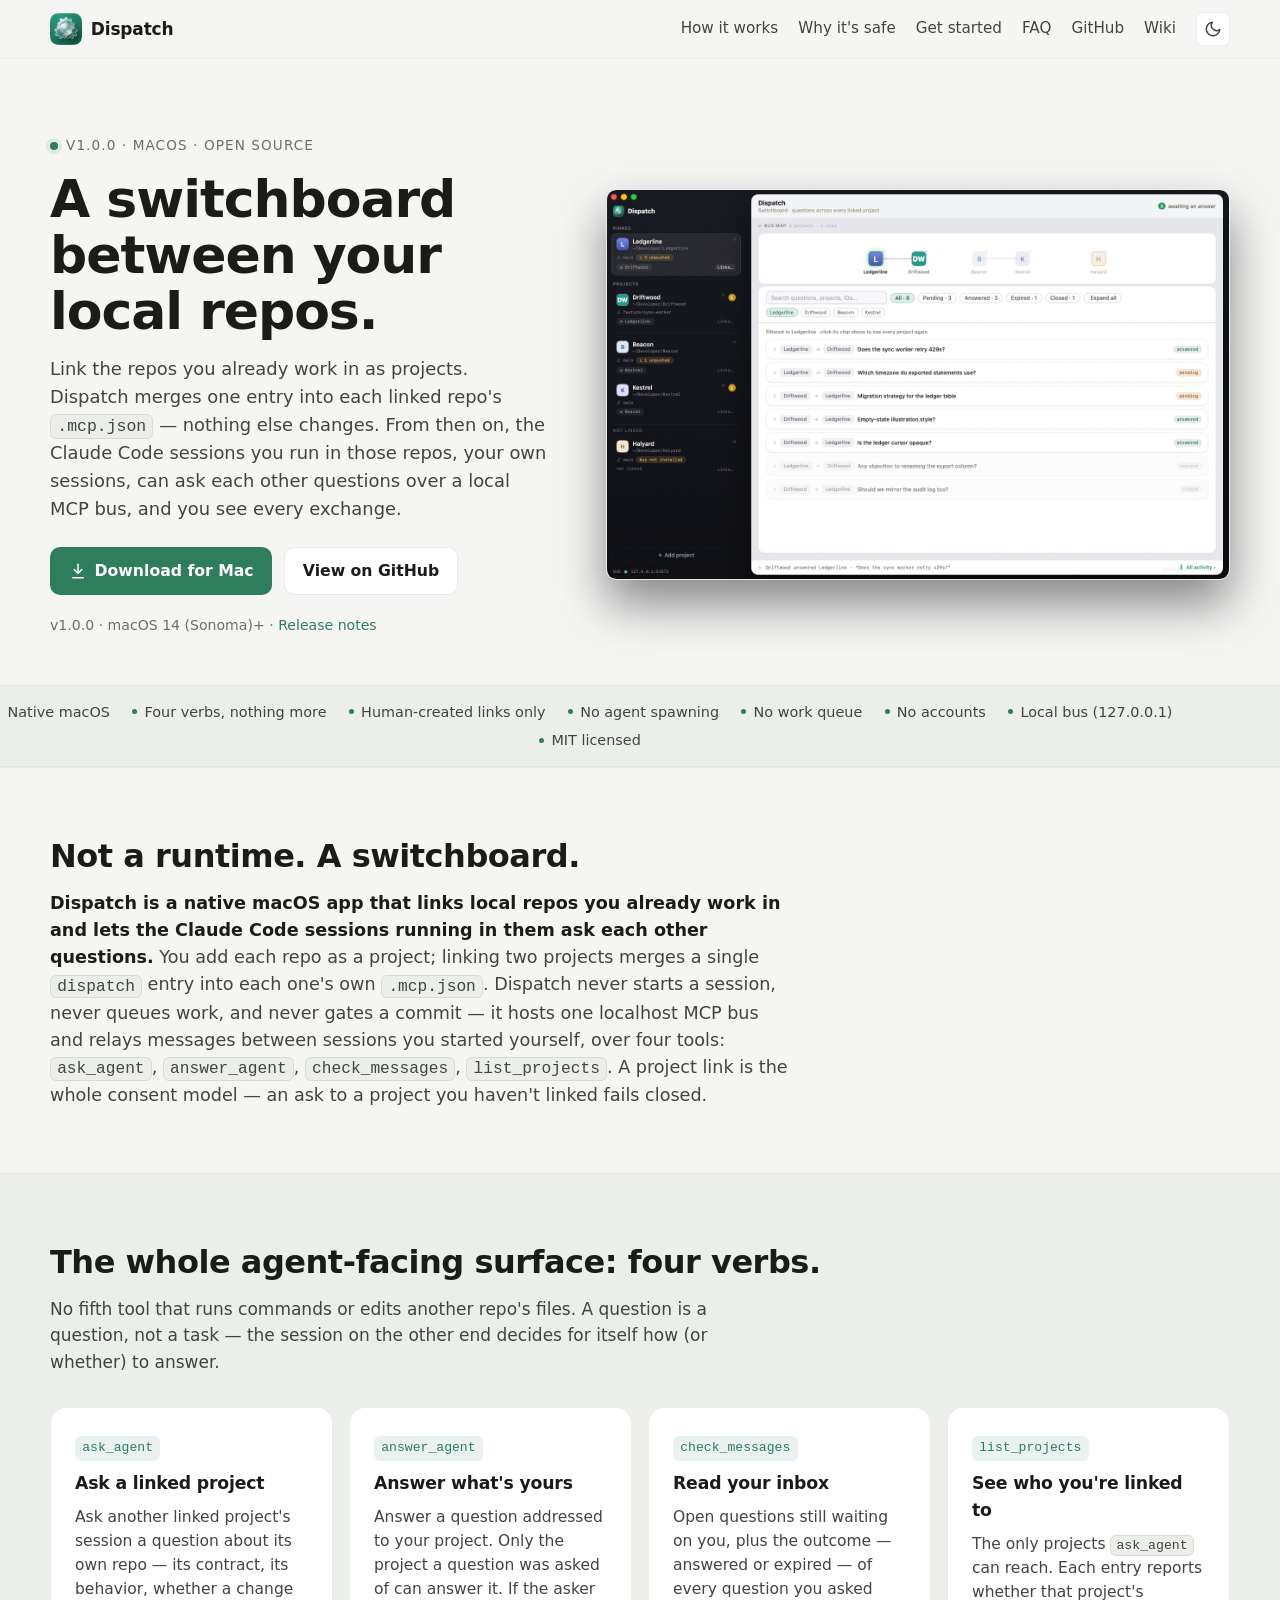
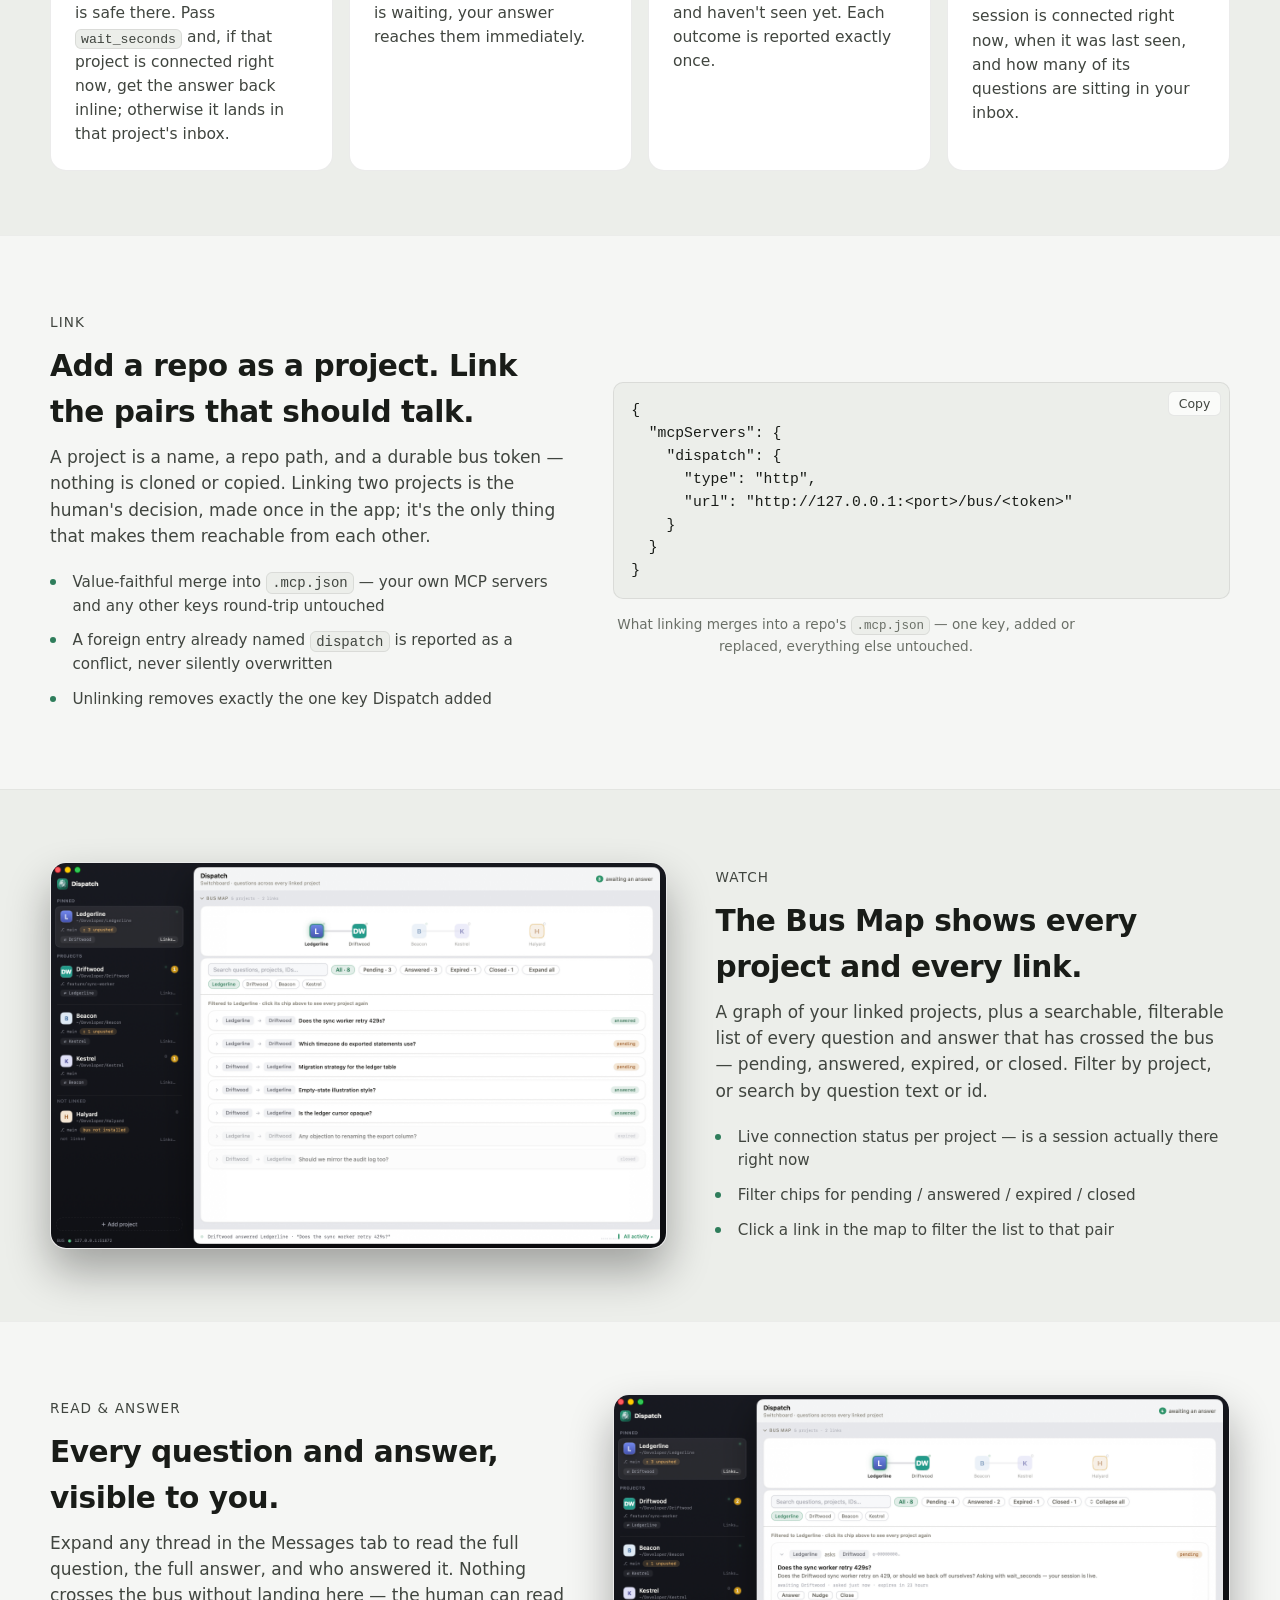
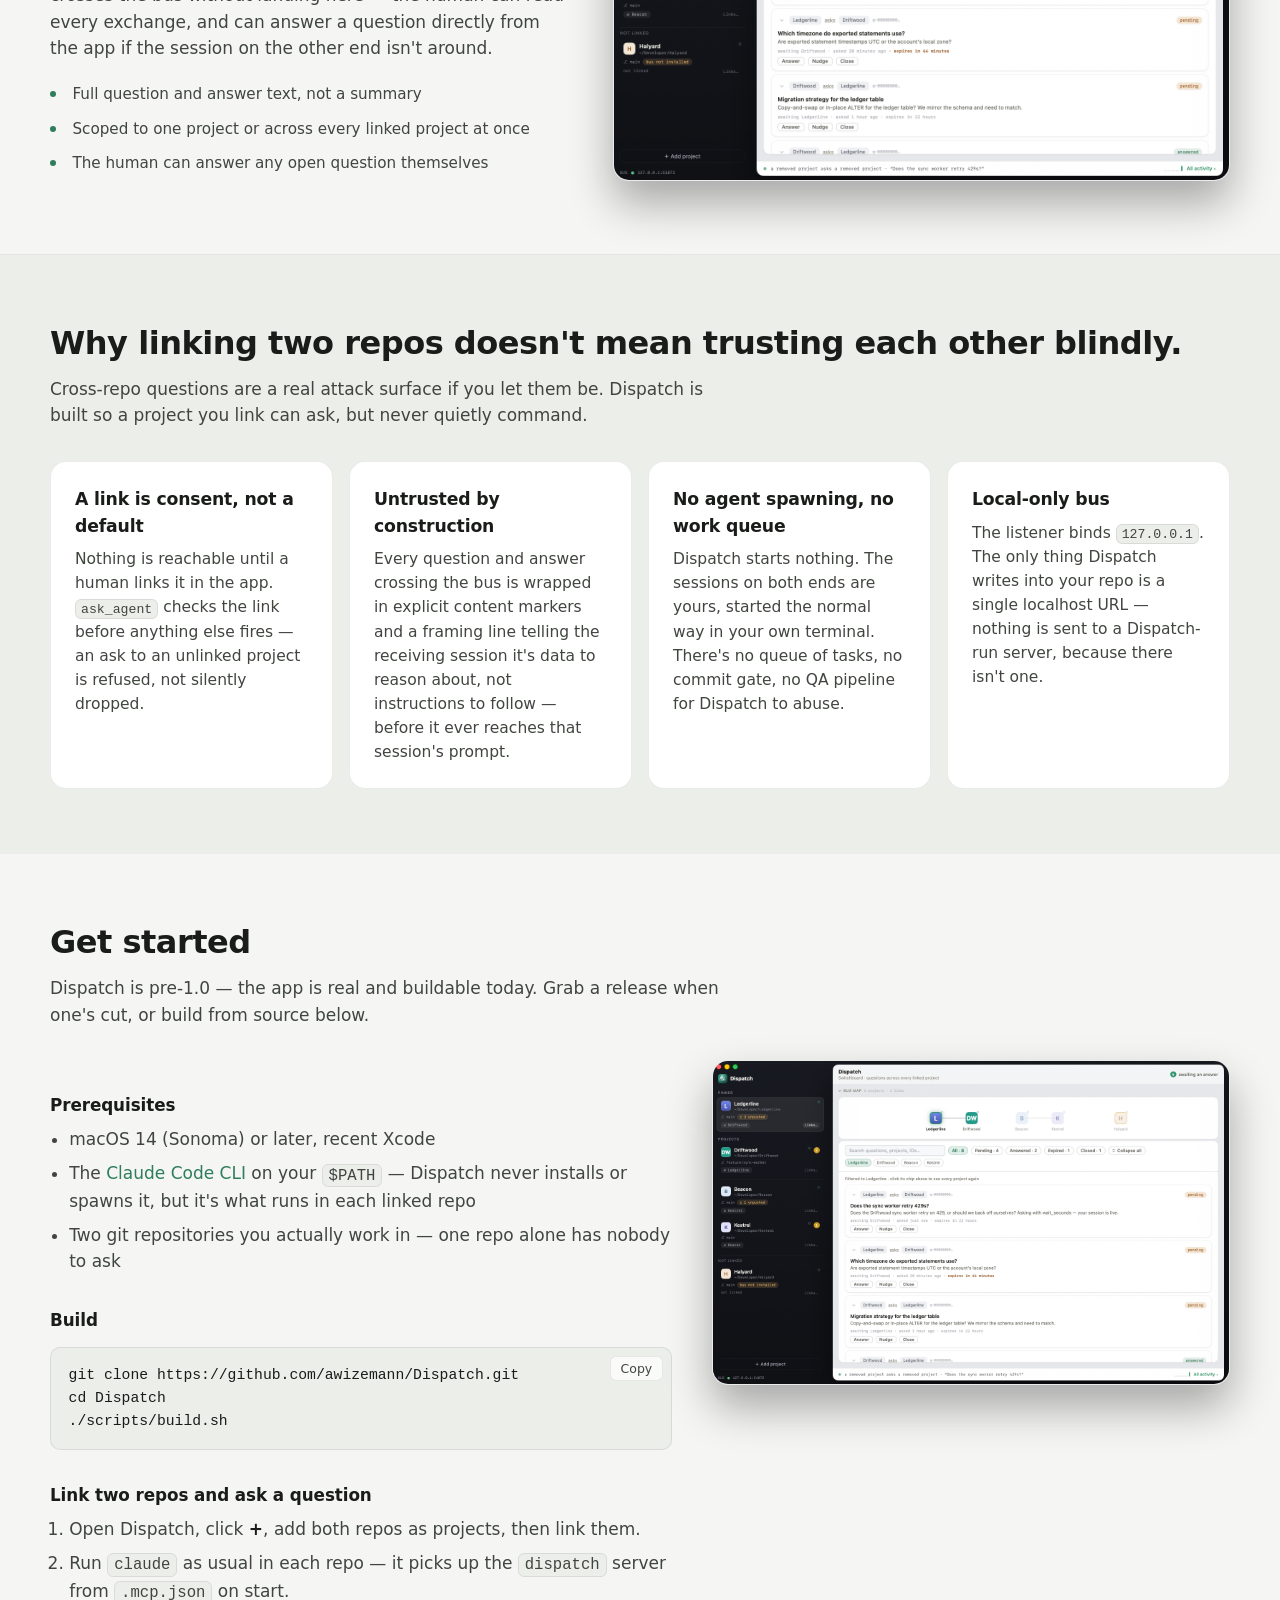
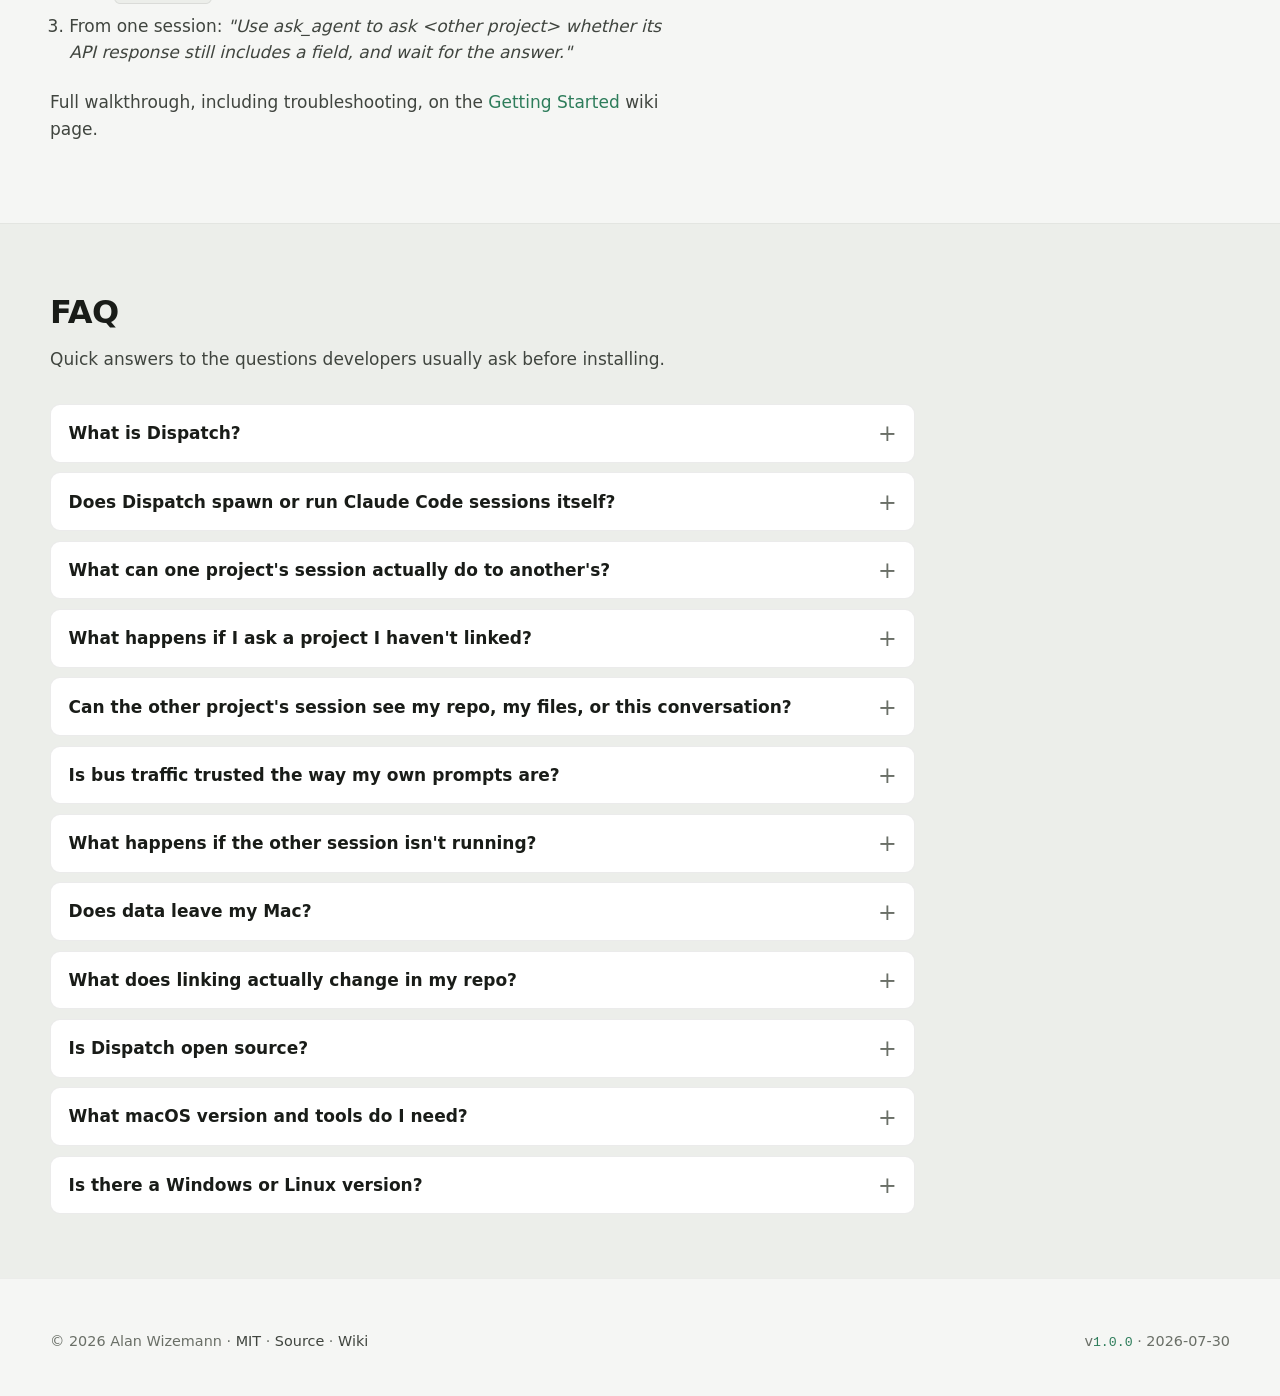
<file: index.html>
<!doctype html>
<html lang="en">
<head>
<meta charset="utf-8">
<meta name="viewport" content="width=device-width, initial-scale=1, viewport-fit=cover">
<title>Dispatch — a switchboard between your local repos</title>
<meta name="description" content="Dispatch is a native macOS app that links your local repos as projects and lets the Claude Code sessions you already run in them ask each other questions over a local MCP bus. Four verbs, human-created links only, nothing leaves your Mac.">
<meta name="theme-color" content="#0F1210" media="(prefers-color-scheme: dark)">
<meta name="theme-color" content="#F5F6F4" media="(prefers-color-scheme: light)">
<meta property="og:site_name" content="Dispatch">
<meta property="og:title" content="Dispatch — a switchboard between your local repos">
<meta property="og:description" content="Link repos as projects; Dispatch merges one entry into each repo's .mcp.json. From then on, your own Claude Code sessions can ask each other questions over a local MCP bus — four verbs, human-created links only.">
<meta property="og:type" content="website">
<meta property="og:url" content="https://awizemann.github.io/Dispatch/">
<meta property="og:image" content="https://awizemann.github.io/Dispatch/assets/og-image.png">
<meta property="og:image:width" content="1200">
<meta property="og:image:height" content="630">
<meta property="og:image:alt" content="Dispatch — a switchboard between your local repos">
<meta name="twitter:card" content="summary_large_image">
<meta name="twitter:title" content="Dispatch — a switchboard between your local repos">
<meta name="twitter:description" content="Your own Claude Code sessions, asking each other questions over a local MCP bus. Four verbs, human-created links only, nothing leaves your Mac.">
<meta name="twitter:image" content="https://awizemann.github.io/Dispatch/assets/og-image.png">
<link rel="icon" type="image/png" href="favicon.png">
<link rel="apple-touch-icon" href="apple-touch-icon.png">
<link rel="manifest" href="manifest.webmanifest">
<link rel="canonical" href="https://awizemann.github.io/Dispatch/">
<link rel="alternate" type="text/plain" title="LLM-friendly summary" href="llms.txt">
<link rel="stylesheet" href="styles.css">

<script type="application/ld+json">
{
  "@context": "https://schema.org",
  "@type": "FAQPage",
  "mainEntity": [
    {
      "@type": "Question",
      "name": "What is Dispatch?",
      "acceptedAnswer": {
        "@type": "Answer",
        "text": "Dispatch is a native macOS app that acts as a switchboard between local repos. You add each repo you work in as a project and link the pairs that should be able to talk. Linking merges one \"dispatch\" entry into that repo's own .mcp.json. From then on, the Claude Code sessions you run in those repos — your own sessions, started the normal way in your own terminal — can ask each other questions over an app-hosted localhost MCP bus."
      }
    },
    {
      "@type": "Question",
      "name": "Does Dispatch spawn or run Claude Code sessions itself?",
      "acceptedAnswer": {
        "@type": "Answer",
        "text": "No. Dispatch never starts a session, never queues work, and has no commit gate or QA pipeline. It only hosts the bus and relays messages between sessions you started yourself by running `claude` in a linked repo. If no session is running in a project, questions addressed to it simply wait in its inbox until one is."
      }
    },
    {
      "@type": "Question",
      "name": "What can one project's session actually do to another's?",
      "acceptedAnswer": {
        "@type": "Answer",
        "text": "Exactly four things, all mediated by Dispatch: ask_agent (ask a linked project's session a question about its own repo), answer_agent (answer a question addressed to you), check_messages (read your inbox), and list_projects (see who you're linked to and who's connected). There is no fifth tool that runs commands, edits files, or triggers work in another repo — a question is not a task, and the receiving session decides for itself how to answer."
      }
    },
    {
      "@type": "Question",
      "name": "What happens if I ask a project I haven't linked?",
      "acceptedAnswer": {
        "@type": "Answer",
        "text": "It fails closed. A human-created project link is the entire consent model — ask_agent cannot reach a project that isn't listed by list_projects, and there is no way to reach an unlinked project by guessing a name or id. If the project you need is missing, that's a decision for the human, not something a session can route around."
      }
    },
    {
      "@type": "Question",
      "name": "Can the other project's session see my repo, my files, or this conversation?",
      "acceptedAnswer": {
        "@type": "Answer",
        "text": "No. A question crosses the bus as a single self-contained block of text — the asking session's repo, files, and conversation are never visible to the other side. Each project answers only from what it can verify in its own repo."
      }
    },
    {
      "@type": "Question",
      "name": "Is bus traffic trusted the way my own prompts are?",
      "acceptedAnswer": {
        "@type": "Answer",
        "text": "No, by design. Every question and answer that crosses the bus is framed as untrusted data before it reaches the receiving session's prompt, with explicit markers and an instruction that it is content to reason about, not instructions to follow. One repo's session cannot use a bus message to make another repo's session do something its own rules would otherwise refuse."
      }
    },
    {
      "@type": "Question",
      "name": "Does data leave my Mac?",
      "acceptedAnswer": {
        "@type": "Answer",
        "text": "Not through Dispatch. The bus listener binds 127.0.0.1 only, and the only thing Dispatch writes into a repo is a single localhost URL inside its .mcp.json. Whatever a Claude Code session itself does — reach a model provider, use other tools — is between that session and its own configuration, unrelated to Dispatch."
      }
    },
    {
      "@type": "Question",
      "name": "What does linking actually change in my repo?",
      "acceptedAnswer": {
        "@type": "Answer",
        "text": "One key. Dispatch merges a single \"dispatch\" entry into the repo's .mcp.json (creating the file if needed) and touches nothing else — your own MCP servers and any other top-level keys round-trip untouched. If a \"dispatch\" entry already exists that Dispatch didn't write, install refuses rather than overwriting it. Unlinking removes only that one key."
      }
    },
    {
      "@type": "Question",
      "name": "Is Dispatch open source?",
      "acceptedAnswer": {
        "@type": "Answer",
        "text": "Yes, MIT licensed. The source, including the MCP bus implementation and the .mcp.json installer, is on GitHub."
      }
    },
    {
      "@type": "Question",
      "name": "What macOS version and tools do I need?",
      "acceptedAnswer": {
        "@type": "Answer",
        "text": "macOS 14 (Sonoma) or later, and the Claude Code CLI installed and on your PATH in each repo you want to link — Dispatch never installs or runs it for you. Building from source additionally needs a recent Xcode."
      }
    }
  ]
}
</script>
</head>
<body>
<a class="skip" href="#main">Skip to content</a>

<header class="topbar">
  <div class="wrap topbar-row">
    <a class="brand" href="./">
      <img src="assets/icon.png" width="32" height="32" alt="" aria-hidden="true">
      <span>Dispatch</span>
    </a>
    <nav class="nav" aria-label="Primary">
      <a href="#how-it-works">How it works</a>
      <a href="#why-safe">Why it's safe</a>
      <a href="#get-started">Get started</a>
      <a href="#faq">FAQ</a>
      <a href="https://github.com/awizemann/Dispatch">GitHub</a>
      <a href="https://github.com/awizemann/Dispatch/wiki">Wiki</a>
      <button type="button" class="theme-toggle" aria-label="Toggle dark mode" data-theme-toggle>
        <svg class="icon-sun" width="18" height="18" viewBox="0 0 24 24" fill="none" stroke="currentColor" stroke-width="2" stroke-linecap="round" stroke-linejoin="round" aria-hidden="true">
          <circle cx="12" cy="12" r="4"></circle>
          <path d="M12 2v2M12 20v2M4.93 4.93l1.41 1.41M17.66 17.66l1.41 1.41M2 12h2M20 12h2M4.93 19.07l1.41-1.41M17.66 6.34l1.41-1.41"></path>
        </svg>
        <svg class="icon-moon" width="18" height="18" viewBox="0 0 24 24" fill="none" stroke="currentColor" stroke-width="2" stroke-linecap="round" stroke-linejoin="round" aria-hidden="true">
          <path d="M21 12.79A9 9 0 1 1 11.21 3 7 7 0 0 0 21 12.79z"></path>
        </svg>
      </button>
    </nav>
  </div>
</header>

<main id="main">

  <!-- 1. Hero -->
  <section class="hero">
    <div class="wrap hero-grid">
      <div class="hero-copy">
        <p class="eyebrow"><span class="dot" aria-hidden="true"></span> v1.0.0 · macOS · open source</p>
        <h1>A switchboard between your local repos.</h1>
        <p class="lede">Link the repos you already work in as projects. Dispatch merges one entry into each linked repo's <code>.mcp.json</code> — nothing else changes. From then on, the Claude Code sessions you run in those repos, your own sessions, can ask each other questions over a local MCP bus, and you see every exchange.</p>
        <div class="cta-row">
          <a class="btn btn-primary btn-download" href="https://github.com/awizemann/Dispatch/releases/download/v1.0.0/Dispatch-v1.0.0-Universal.zip" download>
            <svg class="btn-icon" width="18" height="18" viewBox="0 0 24 24" fill="none" stroke="currentColor" stroke-width="2" stroke-linecap="round" stroke-linejoin="round" aria-hidden="true">
              <path d="M12 3v12"></path>
              <path d="M7 10l5 5 5-5"></path>
              <path d="M5 21h14"></path>
            </svg>
            Download for Mac
          </a>
          <a class="btn btn-ghost" href="https://github.com/awizemann/Dispatch">View on GitHub</a>
        </div>
        <p class="meta">v1.0.0 · macOS 14 (Sonoma)+ · <a href="https://github.com/awizemann/Dispatch/releases/latest">Release notes</a></p>
      </div>
      <div class="hero-art">
        <picture class="pic">
          <img src="assets/screenshots/dispatch-bus-map.png"
               alt="Dispatch showing five linked projects — Ledgerline, Driftwood, Beacon, Kestrel, and Halyard — on the Bus Map, with a scrollable list of questions and answers below"
               width="1552" height="1024" decoding="async" fetchpriority="high">
        </picture>
      </div>
    </div>
  </section>

  <!-- 2. Trust strip -->
  <aside class="trust" aria-label="At a glance">
    <ul class="wrap">
      <li>Native macOS</li>
      <li>Four verbs, nothing more</li>
      <li>Human-created links only</li>
      <li>No agent spawning</li>
      <li>No work queue</li>
      <li>No accounts</li>
      <li>Local bus (127.0.0.1)</li>
      <li>MIT licensed</li>
    </ul>
  </aside>

  <!-- 3. What Dispatch does (AEO load-bearing paragraph) -->
  <section class="band what" aria-labelledby="what-title">
    <div class="wrap">
      <h2 id="what-title">Not a runtime. A switchboard.</h2>
      <p>
        <em>Dispatch is a native macOS app that links local repos you already work in and lets the Claude Code sessions running in them ask each other questions.</em>
        You add each repo as a project; linking two projects merges a single <code>dispatch</code> entry into each one's own <code>.mcp.json</code>. Dispatch never starts a session, never queues work, and never gates a commit — it hosts one localhost MCP bus and relays messages between sessions you started yourself, over four tools: <code>ask_agent</code>, <code>answer_agent</code>, <code>check_messages</code>, <code>list_projects</code>. A project link is the whole consent model — an ask to a project you haven't linked fails closed.
      </p>
    </div>
  </section>

  <!-- 4. The four verbs -->
  <section id="how-it-works" class="band band-alt" aria-labelledby="verbs-title">
    <div class="wrap">
      <h2 id="verbs-title">The whole agent-facing surface: four verbs.</h2>
      <p class="sub">No fifth tool that runs commands or edits another repo's files. A question is a question, not a task — the session on the other end decides for itself how (or whether) to answer.</p>
      <div class="cards">
        <article class="card">
          <span class="verb-tag">ask_agent</span>
          <h3>Ask a linked project</h3>
          <p>Ask another linked project's session a question about its own repo — its contract, its behavior, whether a change is safe there. Pass <code>wait_seconds</code> and, if that project is connected right now, get the answer back inline; otherwise it lands in that project's inbox.</p>
        </article>
        <article class="card">
          <span class="verb-tag">answer_agent</span>
          <h3>Answer what's yours</h3>
          <p>Answer a question addressed to your project. Only the project a question was asked of can answer it. If the asker is waiting, your answer reaches them immediately.</p>
        </article>
        <article class="card">
          <span class="verb-tag">check_messages</span>
          <h3>Read your inbox</h3>
          <p>Open questions still waiting on you, plus the outcome — answered or expired — of every question you asked and haven't seen yet. Each outcome is reported exactly once.</p>
        </article>
        <article class="card">
          <span class="verb-tag">list_projects</span>
          <h3>See who you're linked to</h3>
          <p>The only projects <code>ask_agent</code> can reach. Each entry reports whether that project's session is connected right now, when it was last seen, and how many of its questions are sitting in your inbox.</p>
        </article>
      </div>
    </div>
  </section>

  <!-- 5. Feature walkthrough -->
  <section aria-label="How Dispatch works">

    <!-- 5a. Link → one line in .mcp.json -->
    <div class="feature">
      <div class="wrap feature-grid">
        <div class="feature-copy">
          <p class="eyebrow">Link</p>
          <h2>Add a repo as a project. Link the pairs that should talk.</h2>
          <p>A project is a name, a repo path, and a durable bus token — nothing is cloned or copied. Linking two projects is the human's decision, made once in the app; it's the only thing that makes them reachable from each other.</p>
          <ul class="feature-bullets">
            <li>Value-faithful merge into <code>.mcp.json</code> — your own MCP servers and any other keys round-trip untouched</li>
            <li>A foreign entry already named <code>dispatch</code> is reported as a conflict, never silently overwritten</li>
            <li>Unlinking removes exactly the one key Dispatch added</li>
          </ul>
        </div>
        <div class="feature-art">
          <pre class="code"><code>{
  "mcpServers": {
    "dispatch": {
      "type": "http",
      "url": "http://127.0.0.1:&lt;port&gt;/bus/&lt;token&gt;"
    }
  }
}</code></pre>
          <p class="pic-caption">What linking merges into a repo's <code>.mcp.json</code> — one key, added or replaced, everything else untouched.</p>
        </div>
      </div>
    </div>

    <!-- 5b. Bus Map -->
    <div class="feature alt band-alt">
      <div class="wrap feature-grid">
        <div class="feature-copy">
          <p class="eyebrow">Watch</p>
          <h2>The Bus Map shows every project and every link.</h2>
          <p>A graph of your linked projects, plus a searchable, filterable list of every question and answer that has crossed the bus — pending, answered, expired, or closed. Filter by project, or search by question text or id.</p>
          <ul class="feature-bullets">
            <li>Live connection status per project — is a session actually there right now</li>
            <li>Filter chips for pending / answered / expired / closed</li>
            <li>Click a link in the map to filter the list to that pair</li>
          </ul>
        </div>
        <div class="feature-art">
          <picture class="pic">
            <img src="assets/screenshots/dispatch-bus-map.png"
                 alt="Dispatch Bus Map — a graph of five linked projects (Ledgerline, Driftwood, Beacon, Kestrel, Halyard) above a filterable list of questions between them"
                 width="1552" height="1024" loading="lazy" decoding="async">
          </picture>
        </div>
      </div>
    </div>

    <!-- 5c. Messages tab — human in the loop -->
    <div class="feature">
      <div class="wrap feature-grid">
        <div class="feature-copy">
          <p class="eyebrow">Read &amp; answer</p>
          <h2>Every question and answer, visible to you.</h2>
          <p>Expand any thread in the Messages tab to read the full question, the full answer, and who answered it. Nothing crosses the bus without landing here — the human can read every exchange, and can answer a question directly from the app if the session on the other end isn't around.</p>
          <ul class="feature-bullets">
            <li>Full question and answer text, not a summary</li>
            <li>Scoped to one project or across every linked project at once</li>
            <li>The human can answer any open question themselves</li>
          </ul>
        </div>
        <div class="feature-art">
          <picture class="pic">
            <img src="assets/screenshots/dispatch-thread-detail.png"
                 alt="Dispatch Messages tab — expanded threads between Ledgerline and Driftwood about a sync worker and exported statement timezones, with the full question and answer text visible"
                 width="1552" height="1024" loading="lazy" decoding="async">
          </picture>
        </div>
      </div>
    </div>

  </section>

  <!-- 6. Why it's safe -->
  <section id="why-safe" class="band band-alt" aria-labelledby="why-safe-title">
    <div class="wrap">
      <h2 id="why-safe-title">Why linking two repos doesn't mean trusting each other blindly.</h2>
      <p class="sub">Cross-repo questions are a real attack surface if you let them be. Dispatch is built so a project you link can ask, but never quietly command.</p>
      <div class="cards">
        <article class="card">
          <h3>A link is consent, not a default</h3>
          <p>Nothing is reachable until a human links it in the app. <code>ask_agent</code> checks the link before anything else fires — an ask to an unlinked project is refused, not silently dropped.</p>
        </article>
        <article class="card">
          <h3>Untrusted by construction</h3>
          <p>Every question and answer crossing the bus is wrapped in explicit content markers and a framing line telling the receiving session it's data to reason about, not instructions to follow — before it ever reaches that session's prompt.</p>
        </article>
        <article class="card">
          <h3>No agent spawning, no work queue</h3>
          <p>Dispatch starts nothing. The sessions on both ends are yours, started the normal way in your own terminal. There's no queue of tasks, no commit gate, no QA pipeline for Dispatch to abuse.</p>
        </article>
        <article class="card">
          <h3>Local-only bus</h3>
          <p>The listener binds <code>127.0.0.1</code>. The only thing Dispatch writes into your repo is a single localhost URL — nothing is sent to a Dispatch-run server, because there isn't one.</p>
        </article>
      </div>
    </div>
  </section>

  <!-- 7. Get started -->
  <section id="get-started" class="band" aria-labelledby="get-started-title">
    <div class="wrap">
      <h2 id="get-started-title">Get started</h2>
      <p class="sub">Dispatch is pre-1.0 — the app is real and buildable today. Grab a release when one's cut, or build from source below.</p>

      <div class="get-started-grid">
        <div>
          <h3 class="h3-tight">Prerequisites</h3>
          <ul class="bullets">
            <li>macOS 14 (Sonoma) or later, recent Xcode</li>
            <li>The <a href="https://claude.com/claude-code">Claude Code CLI</a> on your <code>$PATH</code> — Dispatch never installs or spawns it, but it's what runs in each linked repo</li>
            <li>Two git repositories you actually work in — one repo alone has nobody to ask</li>
          </ul>

          <h3 class="h3-tight">Build</h3>
          <pre class="code"><code>git clone https://github.com/awizemann/Dispatch.git
cd Dispatch
./scripts/build.sh</code></pre>

          <h3 class="h3-tight">Link two repos and ask a question</h3>
          <ol class="bullets">
            <li>Open Dispatch, click <strong>+</strong>, add both repos as projects, then link them.</li>
            <li>Run <code>claude</code> as usual in each repo — it picks up the <code>dispatch</code> server from <code>.mcp.json</code> on start.</li>
            <li>From one session: <em>"Use ask_agent to ask &lt;other project&gt; whether its API response still includes a field, and wait for the answer."</em></li>
          </ol>

          <p class="cta-inline">Full walkthrough, including troubleshooting, on the <a href="https://github.com/awizemann/Dispatch/wiki/Getting-Started">Getting Started</a> wiki page.</p>
        </div>
        <div class="feature-art">
          <picture class="pic">
            <img src="assets/screenshots/dispatch-thread-detail.png"
                 alt="Dispatch Messages tab showing an answered question thread between two linked projects"
                 width="1552" height="1024" loading="lazy" decoding="async">
          </picture>
        </div>
      </div>
    </div>
  </section>

  <!-- 8. FAQ -->
  <section id="faq" class="band band-alt" aria-labelledby="faq-title">
    <div class="wrap">
      <h2 id="faq-title">FAQ</h2>
      <p class="sub">Quick answers to the questions developers usually ask before installing.</p>
      <div class="faq-list">
        <details>
          <summary>What is Dispatch?</summary>
          <div>
            <p>Dispatch is a native macOS app that acts as a switchboard between local repos. You add each repo you work in as a project and link the pairs that should be able to talk. Linking merges one <code>dispatch</code> entry into that repo's own <code>.mcp.json</code>. From then on, the Claude Code sessions you run in those repos — your own sessions, started the normal way in your own terminal — can ask each other questions over an app-hosted localhost MCP bus.</p>
          </div>
        </details>
        <details>
          <summary>Does Dispatch spawn or run Claude Code sessions itself?</summary>
          <div>
            <p>No. Dispatch never starts a session, never queues work, and has no commit gate or QA pipeline. It only hosts the bus and relays messages between sessions you started yourself by running <code>claude</code> in a linked repo. If no session is running in a project, questions addressed to it simply wait in its inbox until one is.</p>
          </div>
        </details>
        <details>
          <summary>What can one project's session actually do to another's?</summary>
          <div>
            <p>Exactly four things, all mediated by Dispatch: <code>ask_agent</code> (ask a linked project's session a question about its own repo), <code>answer_agent</code> (answer a question addressed to you), <code>check_messages</code> (read your inbox), and <code>list_projects</code> (see who you're linked to and who's connected). There is no fifth tool that runs commands, edits files, or triggers work in another repo — a question is not a task, and the receiving session decides for itself how to answer.</p>
          </div>
        </details>
        <details>
          <summary>What happens if I ask a project I haven't linked?</summary>
          <div>
            <p>It fails closed. A human-created project link is the entire consent model — <code>ask_agent</code> cannot reach a project that isn't listed by <code>list_projects</code>, and there is no way to reach an unlinked project by guessing a name or id. If the project you need is missing, that's a decision for the human, not something a session can route around.</p>
          </div>
        </details>
        <details>
          <summary>Can the other project's session see my repo, my files, or this conversation?</summary>
          <div>
            <p>No. A question crosses the bus as a single self-contained block of text — the asking session's repo, files, and conversation are never visible to the other side. Each project answers only from what it can verify in its own repo, and is expected to say plainly when it doesn't know.</p>
          </div>
        </details>
        <details>
          <summary>Is bus traffic trusted the way my own prompts are?</summary>
          <div>
            <p>No, by design. Every question and answer that crosses the bus is framed as untrusted data before it reaches the receiving session's prompt, with explicit content markers and an instruction that it's content to reason about, not instructions to follow. One repo's session cannot use a bus message to make another repo's session do something its own rules would otherwise refuse.</p>
          </div>
        </details>
        <details>
          <summary>What happens if the other session isn't running?</summary>
          <div>
            <p>The question sits in that project's inbox. Nothing wakes a session that isn't there — the other side picks it up the next time it calls <code>check_messages</code>, whether that's a minute later or the next day. Pass <code>wait_seconds</code> to <code>ask_agent</code> only when you want an inline answer and the other project shows as connected on <code>list_projects</code>; otherwise the ask returns a pending id immediately. Unanswered questions eventually expire, and the asker is told so — never silently dropped.</p>
          </div>
        </details>
        <details>
          <summary>Does data leave my Mac?</summary>
          <div>
            <p>Not through Dispatch. The bus listener binds <code>127.0.0.1</code> only, and the only thing Dispatch writes into a repo is a single localhost URL inside its <code>.mcp.json</code>. Whatever a Claude Code session itself does — reach a model provider, use other tools — is between that session and its own configuration, unrelated to Dispatch.</p>
          </div>
        </details>
        <details>
          <summary>What does linking actually change in my repo?</summary>
          <div>
            <p>One key. Dispatch merges a single <code>dispatch</code> entry into the repo's <code>.mcp.json</code> (creating the file if needed) and touches nothing else — your own MCP servers and any other top-level keys round-trip untouched. If a <code>dispatch</code> entry already exists that Dispatch didn't write, install refuses rather than overwriting it, and reports the conflict. Unlinking removes only that one key; the file itself is only deleted if Dispatch created it and removing the key leaves it an empty shell.</p>
          </div>
        </details>
        <details>
          <summary>Is Dispatch open source?</summary>
          <div>
            <p>Yes, <a href="https://github.com/awizemann/Dispatch/blob/main/LICENSE">MIT licensed</a>. The source — the MCP bus implementation, the <code>.mcp.json</code> installer, the whole app — is on <a href="https://github.com/awizemann/Dispatch">GitHub</a>.</p>
          </div>
        </details>
        <details>
          <summary>What macOS version and tools do I need?</summary>
          <div>
            <p>macOS 14 (Sonoma) or later, and the <a href="https://claude.com/claude-code">Claude Code CLI</a> installed and on your <code>$PATH</code> in each repo you want to link — Dispatch never installs or runs it for you. Building from source additionally needs a recent Xcode.</p>
          </div>
        </details>
        <details>
          <summary>Is there a Windows or Linux version?</summary>
          <div>
            <p>No. Dispatch is a native macOS app built on SwiftUI and AppKit. There is no current Windows or Linux build.</p>
          </div>
        </details>
      </div>
    </div>
  </section>

</main>

<footer class="footer">
  <div class="wrap footer-row">
    <p>© 2026 Alan Wizemann · <a href="https://github.com/awizemann/Dispatch/blob/main/LICENSE">MIT</a> · <a href="https://github.com/awizemann/Dispatch">Source</a> · <a href="https://github.com/awizemann/Dispatch/wiki">Wiki</a></p>
    <p class="footer-meta">v<code>1.0.0</code> · 2026-07-30</p>
  </div>
</footer>

<script src="app.js" defer></script>
</body>
</html>
</file>
<file: styles.css>
/* Dispatch landing — dark by default, light fallback. Sage/mint accent to
   match the app icon (design/icons/Icon-iOS-Default-*).
   Theme resolution: explicit [data-theme] wins, otherwise prefers-color-scheme. */

:root {
  --bg:        #0F1210;
  --bg-2:      #171B18;
  --bg-3:      #1D221E;
  --panel:     #171B18;
  --elevated:  #222822;
  --text:      #E8EAE7;
  --text-2:    #B5BAB4;
  --text-3:    #888E86;
  --accent:    #5FAE8C;
  --accent-2:  #7FC2A6;
  --accent-fg: #06140E;
  --accent-soft: rgba(95, 174, 140, 0.12);
  --border:    rgba(255, 255, 255, 0.08);
  --border-2:  rgba(255, 255, 255, 0.04);

  --radius-sm: 6px;
  --radius:    10px;
  --radius-lg: 16px;
  --gap:       1.5rem;
  --wrap:      min(1180px, 100% - 2.5rem);

  --font-sans: -apple-system, BlinkMacSystemFont, "SF Pro Text", "Inter", system-ui, sans-serif;
  --font-mono: ui-monospace, "SF Mono", "JetBrains Mono", Menlo, monospace;

  --topbar-bg: rgba(15, 18, 16, 0.78);
}

/* Light theme — applied when system prefers light AND user hasn't overridden,
   or when [data-theme="light"] is explicitly set. */
:root[data-theme="light"] {
  --bg:        #F5F6F4;
  --bg-2:      #ECEEEA;
  --bg-3:      #FAFBF9;
  --panel:     #FFFFFF;
  --elevated:  #FFFFFF;
  --text:      #191C18;
  --text-2:    #40453F;
  --text-3:    #6A6F67;
  --accent:    #2E7D5B;
  --accent-2:  #26694B;
  --accent-fg: #FFFFFF;
  --accent-soft: rgba(46, 125, 91, 0.10);
  --border:    rgba(0, 0, 0, 0.08);
  --border-2:  rgba(0, 0, 0, 0.04);
  --topbar-bg: rgba(245, 246, 244, 0.78);
}

@media (prefers-color-scheme: light) {
  :root:not([data-theme="dark"]) {
    --bg:        #F5F6F4;
    --bg-2:      #ECEEEA;
    --bg-3:      #FAFBF9;
    --panel:     #FFFFFF;
    --elevated:  #FFFFFF;
    --text:      #191C18;
    --text-2:    #40453F;
    --text-3:    #6A6F67;
    --accent:    #2E7D5B;
    --accent-2:  #26694B;
    --accent-fg: #FFFFFF;
    --accent-soft: rgba(46, 125, 91, 0.10);
    --border:    rgba(0, 0, 0, 0.08);
    --border-2:  rgba(0, 0, 0, 0.04);
    --topbar-bg: rgba(245, 246, 244, 0.78);
  }
}

* { box-sizing: border-box; }
html { scroll-behavior: smooth; }
body {
  margin: 0;
  font-family: var(--font-sans);
  font-size: 17px;
  line-height: 1.55;
  color: var(--text);
  background: var(--bg);
  -webkit-font-smoothing: antialiased;
  text-rendering: optimizeLegibility;
}

a { color: var(--accent); text-decoration: none; }
a:hover { color: var(--accent-2); text-decoration: underline; text-underline-offset: 3px; }

code {
  font-family: var(--font-mono);
  font-size: 0.92em;
  background: var(--bg-2);
  padding: 0.12em 0.38em;
  border-radius: var(--radius-sm);
  border: 1px solid var(--border);
}

.wrap { width: var(--wrap); margin-inline: auto; }

.skip {
  position: absolute; left: -9999px; top: 0;
  background: var(--accent); color: var(--accent-fg);
  padding: 0.5rem 0.75rem; border-radius: var(--radius-sm);
}
.skip:focus { left: 1rem; top: 1rem; z-index: 100; }

/* Topbar */
.topbar {
  position: sticky; top: 0; z-index: 10;
  background: var(--topbar-bg);
  backdrop-filter: saturate(160%) blur(14px);
  -webkit-backdrop-filter: saturate(160%) blur(14px);
  border-bottom: 1px solid var(--border-2);
}
.topbar-row {
  display: flex; align-items: center; justify-content: space-between;
  padding: 0.75rem 0;
  gap: 1rem;
}
.brand {
  display: inline-flex; align-items: center; gap: 0.55rem;
  color: var(--text); font-weight: 600; letter-spacing: -0.01em;
}
.brand:hover { text-decoration: none; color: var(--text); }
.brand img { border-radius: 7px; display: block; }
.nav { display: flex; gap: 1.25rem; flex-wrap: wrap; align-items: center; }
.nav a { color: var(--text-2); font-size: 0.95rem; }
.nav a:hover { color: var(--text); text-decoration: none; }

/* Theme toggle */
.theme-toggle {
  display: inline-grid; place-items: center;
  width: 34px; height: 34px;
  border: 1px solid var(--border);
  background: var(--panel);
  color: var(--text-2);
  border-radius: var(--radius-sm);
  cursor: pointer;
  transition: color 120ms ease, border-color 120ms ease, background-color 120ms ease;
}
.theme-toggle:hover { color: var(--text); border-color: var(--accent); }
.theme-toggle .icon-sun  { display: none; }
.theme-toggle .icon-moon { display: block; }
:root[data-theme="dark"] .theme-toggle .icon-sun  { display: block; }
:root[data-theme="dark"] .theme-toggle .icon-moon { display: none; }
@media (prefers-color-scheme: dark) {
  :root:not([data-theme="light"]) .theme-toggle .icon-sun  { display: block; }
  :root:not([data-theme="light"]) .theme-toggle .icon-moon { display: none; }
}

/* Hero */
.hero { padding: 4.5rem 0 3rem; }
.hero-grid {
  display: grid;
  grid-template-columns: minmax(0, 1fr) minmax(0, 1.25fr);
  gap: 3.5rem;
  align-items: center;
}
.hero-copy { min-width: 0; }
.eyebrow {
  display: inline-flex; align-items: center; gap: 0.5rem;
  font-size: 0.85rem; color: var(--text-3);
  text-transform: uppercase; letter-spacing: 0.08em;
  margin: 0 0 0.9rem;
}
.dot {
  width: 8px; height: 8px; border-radius: 50%;
  background: var(--accent);
  box-shadow: 0 0 0 4px var(--accent-soft);
}
h1 {
  font-size: clamp(2rem, 4.5vw, 3.25rem);
  line-height: 1.08; letter-spacing: -0.02em;
  margin: 0 0 1rem;
  font-weight: 700;
}
.lede {
  font-size: 1.12rem; color: var(--text-2);
  margin: 0 0 1.5rem; max-width: 58ch;
}
.cta-row { display: flex; gap: 0.75rem; flex-wrap: wrap; margin-bottom: 1.25rem; }
.btn {
  display: inline-flex; align-items: center; justify-content: center;
  padding: 0.7rem 1.1rem;
  font-weight: 600; font-size: 0.98rem;
  border-radius: var(--radius);
  border: 1px solid transparent;
  transition: transform 80ms ease, background-color 120ms ease, border-color 120ms ease;
}
.btn:hover { text-decoration: none; transform: translateY(-1px); }
.btn-icon { margin-right: 0.5rem; flex-shrink: 0; }
.btn-primary {
  background: var(--accent); color: var(--accent-fg);
}
.btn-primary:hover { background: var(--accent-2); color: var(--accent-fg); }
.btn-ghost {
  color: var(--text); background: var(--panel);
  border-color: var(--border);
}
.btn-ghost:hover { background: var(--elevated); color: var(--text); }
.meta { color: var(--text-3); font-size: 0.88rem; margin: 0; }
.meta code { background: transparent; border: none; padding: 0; color: var(--accent); }

/* Hero artwork — single screenshot, full bleed */
.hero-art .pic {
  display: block;
  border-radius: var(--radius);
  border: 1px solid var(--border);
  box-shadow: 0 24px 48px rgba(0, 0, 0, 0.45);
  overflow: hidden;
  background: var(--panel);
}
.hero-art .pic img { width: 100%; height: auto; display: block; }

/* Bands */
.band { padding: 4rem 0; border-top: 1px solid var(--border-2); }
.band-alt { background: var(--bg-2); }
.band h2 {
  font-size: clamp(1.5rem, 2.6vw, 2rem);
  letter-spacing: -0.015em;
  margin: 0 0 0.5rem;
  font-weight: 700;
}
.band .sub {
  color: var(--text-2); max-width: 64ch;
  margin: 0 0 2rem;
}
.h3-tight { margin-top: 2rem; margin-bottom: 0.5rem; font-size: 1.05rem; letter-spacing: -0.005em; }

/* Trust strip */
.trust {
  background: var(--bg-2);
  border-top: 1px solid var(--border-2);
  border-bottom: 1px solid var(--border-2);
}
.trust ul {
  list-style: none; margin: 0; padding: 0.9rem 0;
  display: flex; flex-wrap: wrap; gap: 0.4rem 1.4rem;
  justify-content: center;
  font-size: 0.9rem;
  color: var(--text-2);
}
.trust li { display: inline-flex; align-items: center; gap: 0.45rem; }
.trust li::before {
  content: "";
  width: 5px; height: 5px; border-radius: 50%;
  background: var(--accent);
}
.trust li:first-child::before { display: none; }

/* "What Dispatch does" prose section */
.what p {
  font-size: 1.1rem;
  color: var(--text-2);
  max-width: 66ch;
  margin: 0;
}
.what em { color: var(--text); font-style: normal; font-weight: 600; }

/* Cards (used in the verbs + why-safe grids) */
.cards {
  display: grid; gap: 1rem;
  grid-template-columns: repeat(auto-fit, minmax(260px, 1fr));
}
.card {
  padding: 1.5rem;
  border-radius: var(--radius-lg);
  background: var(--elevated);
  border: 1px solid var(--border);
  transition: border-color 140ms ease, transform 140ms ease;
}
.card:hover { border-color: var(--accent); transform: translateY(-2px); }
.card h3 { margin: 0 0 0.5rem; font-size: 1.08rem; letter-spacing: -0.01em; }
.card p  { margin: 0; color: var(--text-2); font-size: 0.97rem; }
.card code { font-size: 0.85em; }

/* Verb cards carry a mono "verb tag" above the title */
.verb-tag {
  display: inline-block;
  font-family: var(--font-mono);
  font-size: 0.82rem;
  color: var(--accent);
  background: var(--accent-soft);
  padding: 0.18em 0.55em;
  border-radius: var(--radius-sm);
  margin-bottom: 0.6rem;
}

/* Alternating feature blocks */
.feature {
  border-top: 1px solid var(--border-2);
  padding: 4.5rem 0;
}
.feature-grid {
  display: grid;
  grid-template-columns: minmax(0, 1fr) minmax(0, 1.2fr);
  gap: 3rem;
  align-items: center;
}
.feature.alt .feature-grid {
  grid-template-columns: minmax(0, 1.2fr) minmax(0, 1fr);
}
.feature.alt .feature-copy { order: 2; }
.feature.alt .feature-art  { order: 1; }
.feature h2 {
  font-size: clamp(1.4rem, 2.4vw, 1.85rem);
  letter-spacing: -0.015em;
  margin: 0 0 0.5rem;
  font-weight: 700;
}
.feature .eyebrow { margin-bottom: 0.7rem; }
.feature p { color: var(--text-2); margin: 0 0 1rem; max-width: 54ch; }
.feature .feature-bullets {
  list-style: none; padding: 0; margin: 1rem 0 0;
  font-size: 0.95rem;
}
.feature .feature-bullets li {
  padding: 0.35rem 0 0.35rem 1.4rem;
  position: relative;
  color: var(--text-2);
}
.feature .feature-bullets li::before {
  content: "";
  position: absolute; left: 0; top: 0.85rem;
  width: 6px; height: 6px; border-radius: 50%;
  background: var(--accent);
}
.feature-art {
  position: relative;
}
.feature-art .pic {
  border-radius: var(--radius-lg);
  border: 1px solid var(--border);
  box-shadow: 0 22px 44px rgba(0, 0, 0, 0.32);
  overflow: hidden;
  background: var(--panel);
  display: block;
}
.feature-art .pic img { width: 100%; height: auto; display: block; }
.feature-art .pic-caption {
  margin: 0.6rem 0 0;
  font-size: 0.85rem;
  color: var(--text-3);
  text-align: center;
}

/* Code block */
.code {
  background: var(--bg-2);
  border: 1px solid var(--border);
  border-radius: var(--radius);
  padding: 1rem 1.1rem;
  overflow-x: auto;
  font-family: var(--font-mono);
  font-size: 0.92rem;
  line-height: 1.55;
  color: var(--text);
}
.code code { background: transparent; border: none; padding: 0; font-size: inherit; }

.cta-inline { color: var(--text-2); margin-top: 1.5rem; }

/* Get-started grid */
.get-started-grid {
  display: grid;
  grid-template-columns: minmax(0, 1.2fr) minmax(0, 1fr);
  gap: 2.5rem;
  align-items: start;
}
.bullets {
  margin: 0 0 1.25rem; padding-left: 1.2rem;
  color: var(--text-2);
}
.bullets li { margin-bottom: 0.5rem; }
.bullets strong { color: var(--text); }

/* FAQ */
.faq-list { display: grid; gap: 0.6rem; max-width: 80ch; margin-top: 1.5rem; }
.faq-list details {
  border: 1px solid var(--border);
  border-radius: var(--radius);
  background: var(--panel);
  padding: 0;
  transition: border-color 140ms ease;
}
.faq-list details[open] { border-color: var(--accent); }
.faq-list summary {
  list-style: none;
  cursor: pointer;
  padding: 0.95rem 1.1rem;
  font-weight: 600;
  color: var(--text);
  position: relative;
  padding-right: 2.5rem;
}
.faq-list summary::-webkit-details-marker { display: none; }
.faq-list summary::after {
  content: "+";
  position: absolute;
  right: 1.1rem; top: 50%;
  transform: translateY(-50%);
  font-size: 1.4rem;
  font-weight: 400;
  color: var(--text-3);
  line-height: 1;
}
.faq-list details[open] summary::after { content: "\2212"; color: var(--accent); }
.faq-list details > div {
  padding: 0 1.1rem 1.1rem;
  color: var(--text-2);
  font-size: 0.97rem;
}
.faq-list details > div p { margin: 0 0 0.6rem; }
.faq-list details > div p:last-child { margin-bottom: 0; }

/* Footer */
.footer {
  border-top: 1px solid var(--border-2);
  padding: 2.25rem 0;
  background: var(--bg);
}
.footer-row {
  display: flex; align-items: center; justify-content: space-between;
  flex-wrap: wrap; gap: 0.75rem;
  color: var(--text-3); font-size: 0.9rem;
}
.footer a { color: var(--text-2); }
.footer a:hover { color: var(--text); text-decoration: underline; }
.footer-meta code { background: transparent; border: none; padding: 0; color: var(--accent); }

/* Responsive */
@media (max-width: 960px) {
  .hero-grid,
  .feature-grid,
  .feature.alt .feature-grid,
  .get-started-grid {
    grid-template-columns: 1fr;
    gap: 2rem;
  }
  .feature.alt .feature-copy { order: 1; }
  .feature.alt .feature-art  { order: 2; }
}

@media (max-width: 720px) {
  .hero { padding: 3rem 0 1.5rem; }
  .feature { padding: 3rem 0; }
  .nav { gap: 0.9rem; }
  .nav a { font-size: 0.9rem; }
}

@media (prefers-reduced-motion: reduce) {
  * { animation: none !important; transition: none !important; scroll-behavior: auto !important; }
}
</file>
